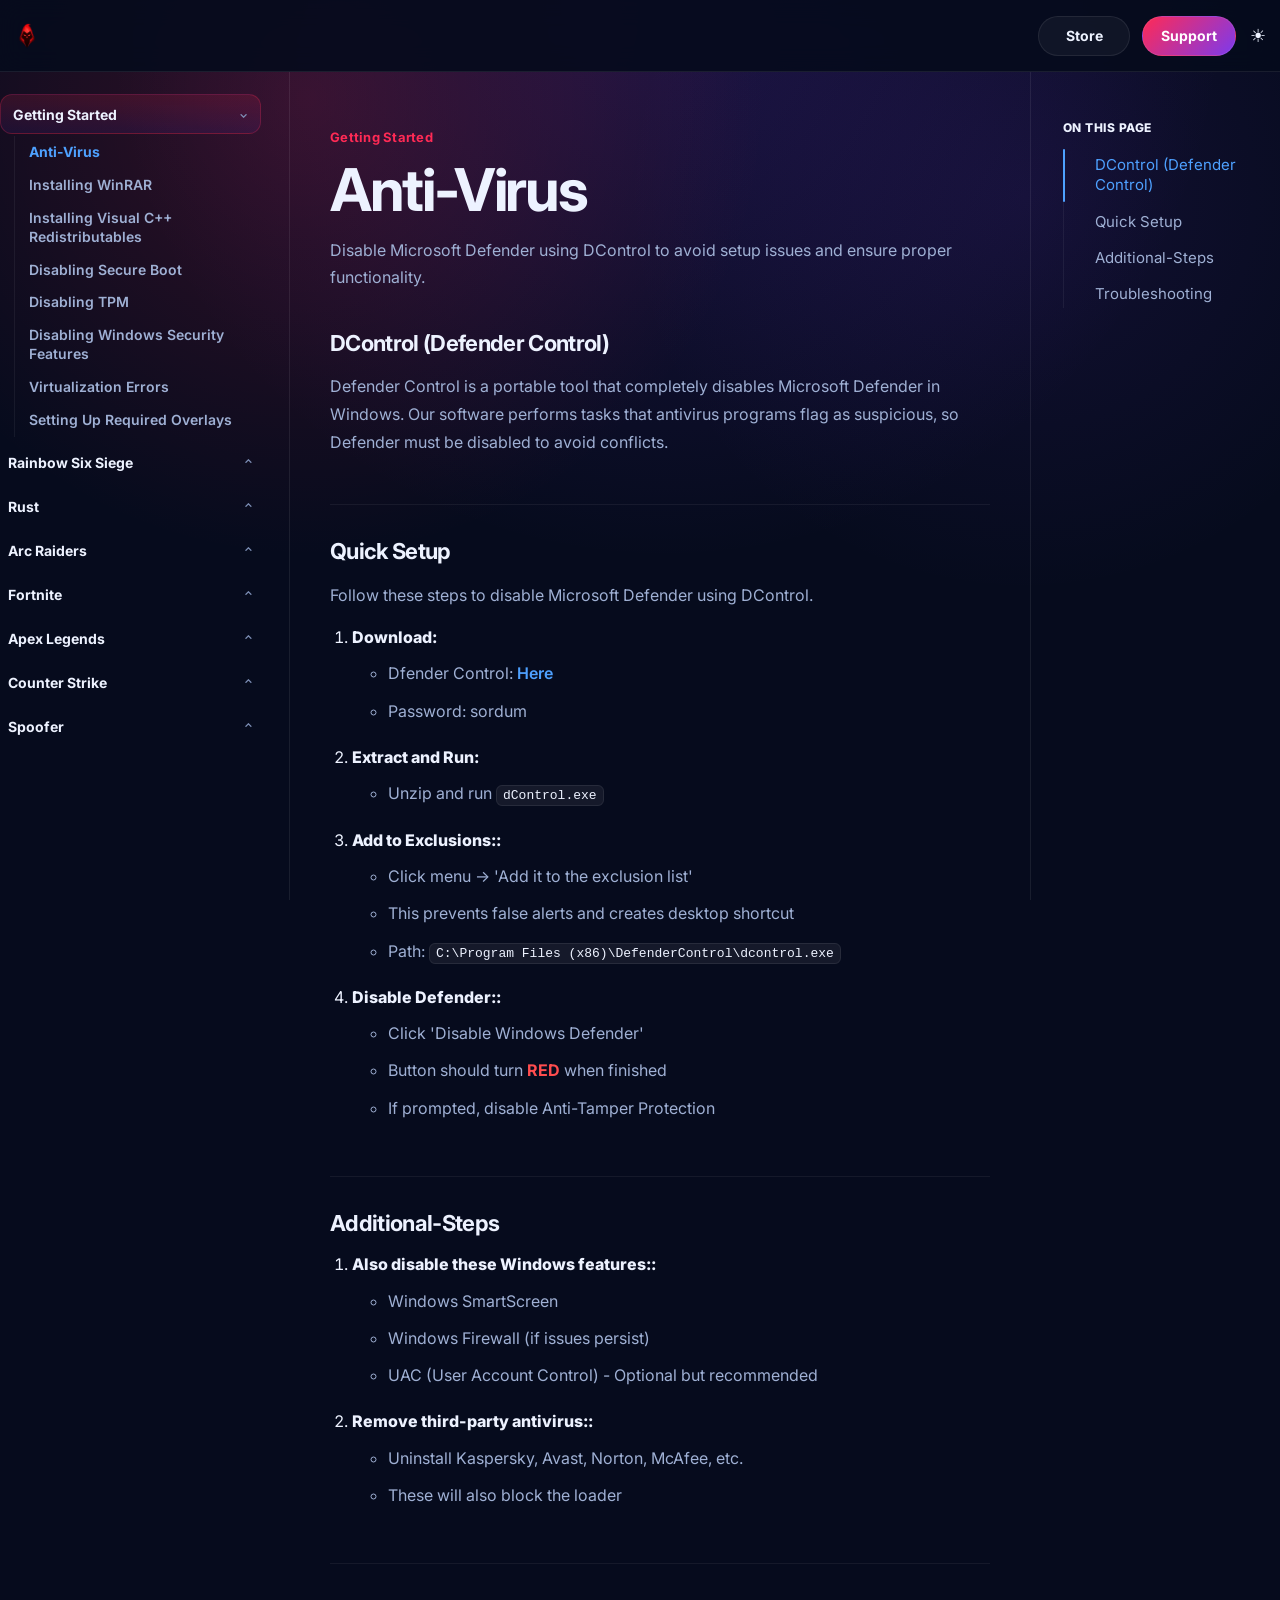
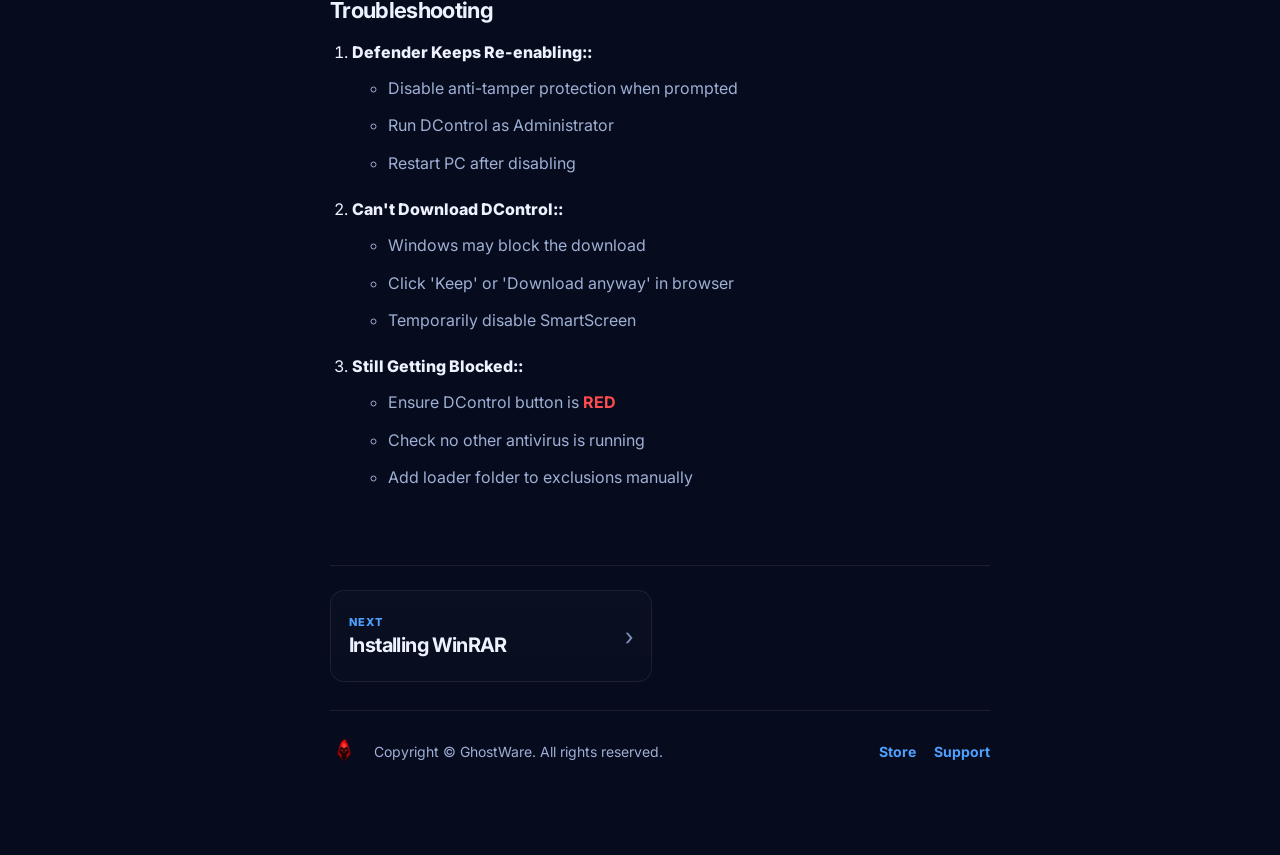
<file: index.html>
<!DOCTYPE html>
<html lang="en">
<head>
  <meta charset="UTF-8" />
  <meta name="viewport" content="width=device-width, initial-scale=1.0" />

  <title>GhostWare Docs</title>
  <meta name="description" content="Official GhostWare documentation." />

  <link rel="preconnect" href="https://fonts.googleapis.com" />
  <link rel="preconnect" href="https://fonts.gstatic.com" crossorigin />
  <link href="https://fonts.googleapis.com/css2?family=Inter:wght@400;500;600;700;800&display=swap" rel="stylesheet" />

  <link rel="stylesheet" href="css/style.css" />
  <link rel="icon" href="./assets/logo.webp" type="image/webp" />
  <meta name="theme-color" content="#ff2a55" />
</head>
<body>
  <header class="topbar">
    <div class="topbar-inner">
      <div class="topbar-left">
        <button class="mobile-nav-btn" id="mobileNavBtn" aria-label="Open navigation" aria-expanded="false">
          <span></span>
          <span></span>
          <span></span>
        </button>

        <a href="#anti-virus" class="brand" aria-label="GhostWare Docs home">
          <img src="./assets/logo.webp" alt="GhostWare logo" class="brand-logo" />
        </a>
      </div>

      <div class="topbar-spacer" aria-hidden="true"></div>

      <div class="topbar-actions">
        <a href="https://ghostware.cc/" target="_blank" rel="noreferrer" class="store-link">Store</a>
        <a href="https://discord.gg/2jduYhKbZn" target="_blank" rel="noreferrer" class="support-link">Support</a>

        <button type="button" class="theme-toggle" id="themeToggle" aria-label="Switch to light mode">
          <span class="theme-icon">☀</span>
          <span class="theme-label">Light</span>
        </button>
      </div>
    </div>
  </header>

  <div class="mobile-overlay" id="mobileOverlay"></div>

  <div class="docs-layout">
    <aside class="sidebar" id="sidebar">
      <div class="sidebar-scroll">
        <nav class="sidebar-nav" id="sidebarNav" aria-label="Documentation navigation"></nav>
      </div>
    </aside>

    <main class="content-shell">
      <article class="doc-article" id="docArticle"></article>
    </main>

    <aside class="toc">
      <div class="toc-inner">
        <h3>ON THIS PAGE</h3>
        <nav id="tocNav" class="toc-nav" aria-label="Table of contents">
          <div class="toc-indicator" id="tocIndicator"></div>
        </nav>
      </div>
    </aside>
  </div>

  <script src="./js/app.js"></script>
</body>
</html>
</file>
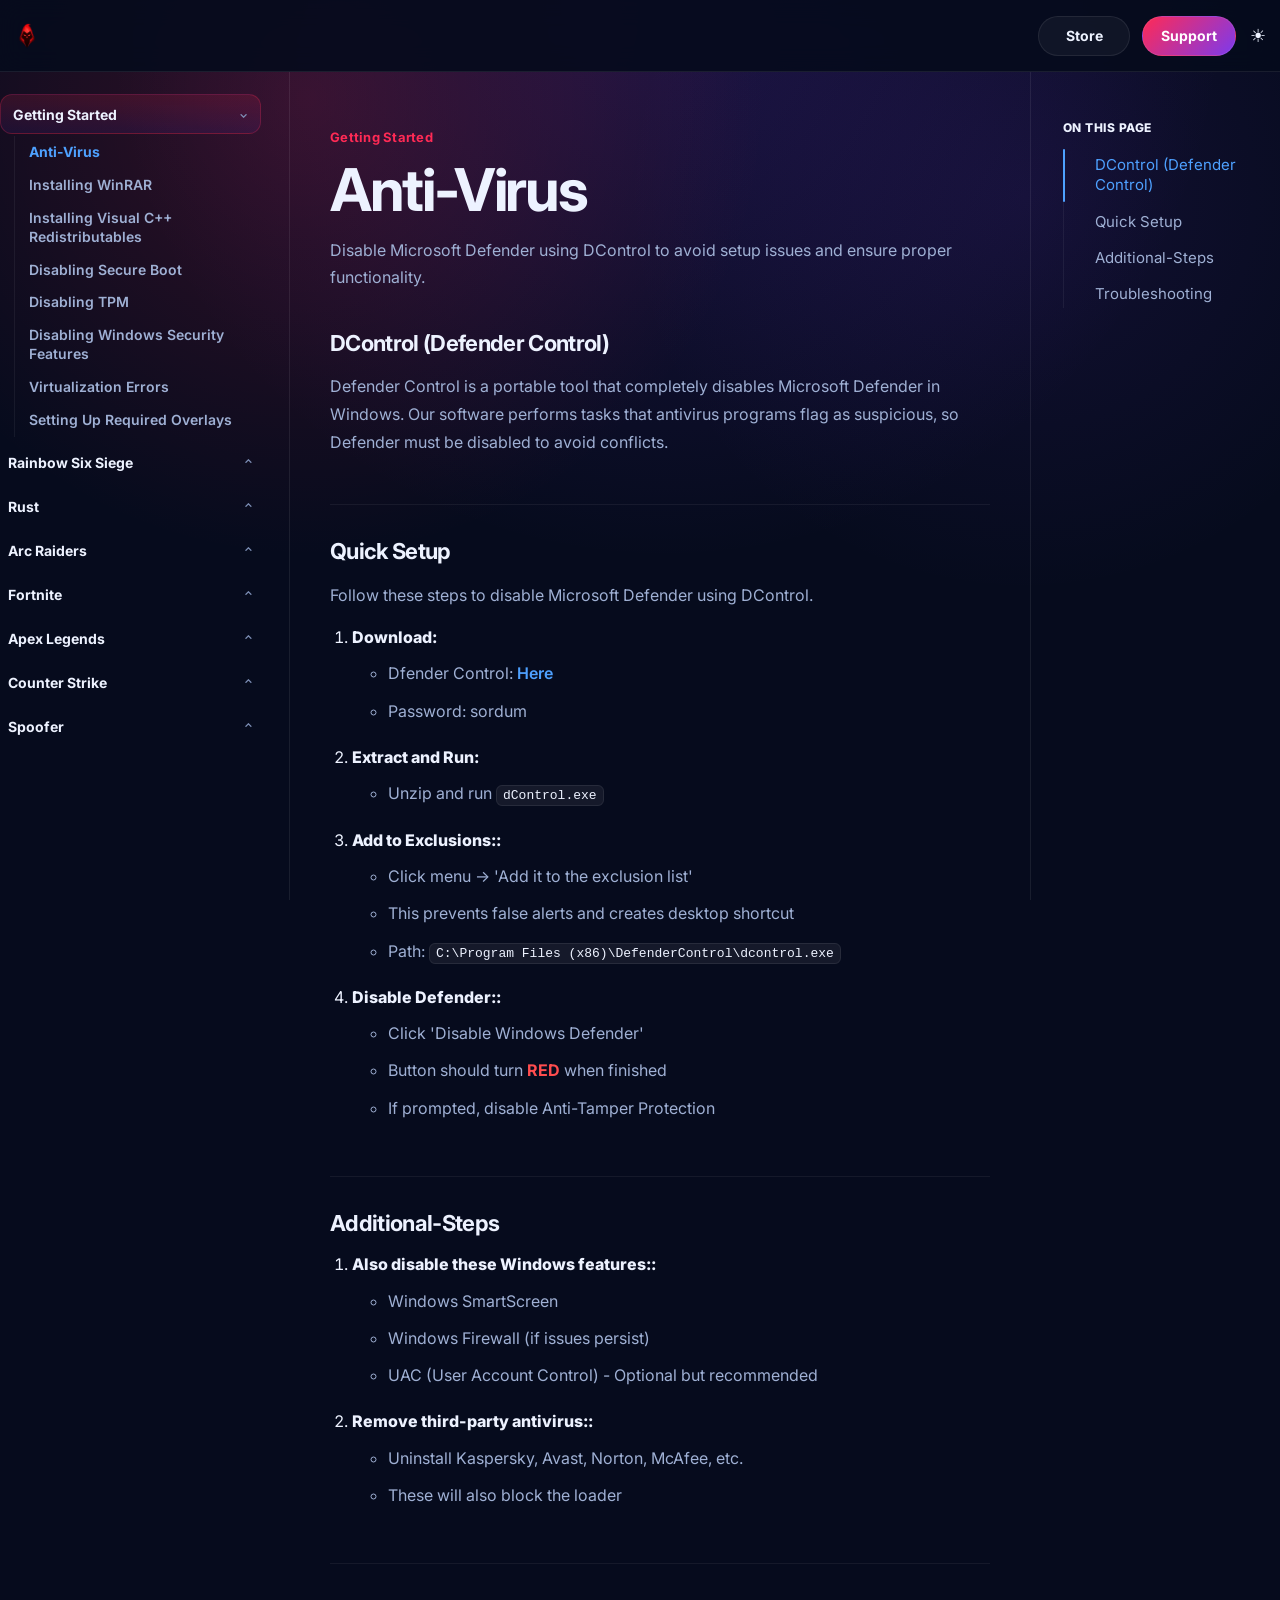
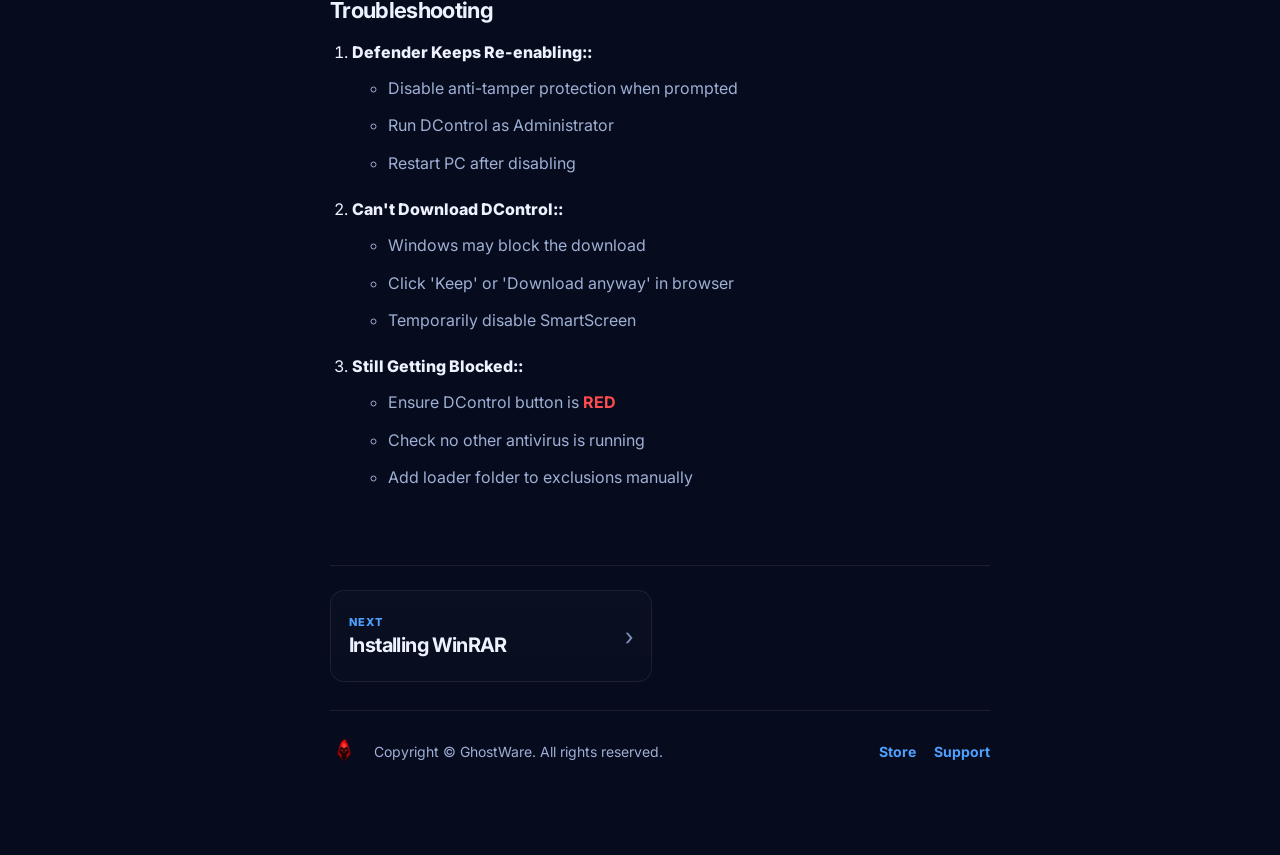
<file: index.html.html>
<!DOCTYPE html>
<html lang="en">
<head>
  <meta charset="UTF-8" />
  <meta name="viewport" content="width=device-width, initial-scale=1.0" />

  <title>GhostWare Docs</title>
  <meta name="description" content="Official GhostWare documentation." />

  <link rel="preconnect" href="https://fonts.googleapis.com" />
  <link rel="preconnect" href="https://fonts.gstatic.com" crossorigin />
  <link href="https://fonts.googleapis.com/css2?family=Inter:wght@400;500;600;700;800&display=swap" rel="stylesheet" />

  <link rel="stylesheet" href="css/style.css" />
  <link rel="icon" href="./assets/logo.webp" type="image/webp" />
  <meta name="theme-color" content="#ff2a55" />
</head>
<body>
  <header class="topbar">
    <div class="topbar-inner">
      <div class="topbar-left">
        <button class="mobile-nav-btn" id="mobileNavBtn" aria-label="Open navigation" aria-expanded="false">
          <span></span>
          <span></span>
          <span></span>
        </button>

        <a href="#anti-virus" class="brand" aria-label="GhostWare Docs home">
          <img src="./assets/logo.webp" alt="GhostWare logo" class="brand-logo" />
        </a>
      </div>

      <div class="topbar-spacer" aria-hidden="true"></div>

      <div class="topbar-actions">
        <a href="https://ghostware.cc/" target="_blank" rel="noreferrer" class="store-link">Store</a>
        <a href="https://discord.gg/2jduYhKbZn" target="_blank" rel="noreferrer" class="support-link">Support</a>

        <button type="button" class="theme-toggle" id="themeToggle" aria-label="Switch to light mode">
          <span class="theme-icon">☀</span>
          <span class="theme-label">Light</span>
        </button>
      </div>
    </div>
  </header>

  <div class="mobile-overlay" id="mobileOverlay"></div>

  <div class="docs-layout">
    <aside class="sidebar" id="sidebar">
      <div class="sidebar-scroll">
        <nav class="sidebar-nav" id="sidebarNav" aria-label="Documentation navigation"></nav>
      </div>
    </aside>

    <main class="content-shell">
      <article class="doc-article" id="docArticle"></article>
    </main>

    <aside class="toc">
      <div class="toc-inner">
        <h3>ON THIS PAGE</h3>
        <nav id="tocNav" class="toc-nav" aria-label="Table of contents">
          <div class="toc-indicator" id="tocIndicator"></div>
        </nav>
      </div>
    </aside>
  </div>

  <script src="./js/app.js"></script>
</body>
</html>
</file>
<file: css/style.css>
:root {
  --accent: #ff2a55;
  --accent-2: #7c3aed;
  --bg: #060b1d;
  --bg-2: #081127;
  --panel: #0b1430;
  --panel-2: #101935;
  --line: rgba(255, 255, 255, 0.08);
  --line-soft: rgba(255, 255, 255, 0.06);
  --text: #edf2ff;
  --muted: #9fb0d4;
  --muted-2: #7f91b8;
  --topbar: rgba(6, 11, 29, 0.92);
  --button: rgba(255, 255, 255, 0.045);
  --button-hover: rgba(255, 255, 255, 0.08);
  --shell-width: 1440px;
  --sidebar-width: 320px;
  --toc-width: 280px;
  --header-height: 72px;
  --shadow: 0 24px 64px rgba(0, 0, 0, 0.24);
  --ease: 0.22s ease;
}

:root[data-theme='light'] {
  --accent: #e11d48;
  --accent-2: #7c3aed;
  --bg: #f7f8fc;
  --bg-2: #ffffff;
  --panel: #ffffff;
  --panel-2: #fbfbff;
  --line: rgba(20, 30, 60, 0.1);
  --line-soft: rgba(20, 30, 60, 0.07);
  --text: #19233d;
  --muted: #536482;
  --muted-2: #7584a1;
  --topbar: rgba(255, 255, 255, 0.94);
  --button: rgba(18, 24, 39, 0.045);
  --button-hover: rgba(18, 24, 39, 0.08);
  --shadow: 0 20px 44px rgba(34, 52, 92, 0.1);
}

* {
  box-sizing: border-box;
}

html {
  scroll-behavior: smooth;
}

body {
  margin: 0;
  min-height: 100vh;
  font-family: Inter, system-ui, sans-serif;
  color: var(--text);
  background:
    radial-gradient(circle at 24% 4%, rgba(255, 42, 85, 0.18), transparent 18%),
    radial-gradient(circle at 52% 0%, rgba(124, 58, 237, 0.18), transparent 22%),
    radial-gradient(circle at 80% 8%, rgba(124, 58, 237, 0.10), transparent 16%),
    var(--bg);
}

body.nav-open {
  overflow: hidden;
}

a {
  color: inherit;
  text-decoration: none;
}

img {
  max-width: 100%;
  display: block;
}

.topbar {
  position: sticky;
  top: 0;
  z-index: 50;
  height: var(--header-height);
  background: var(--topbar);
  backdrop-filter: blur(12px);
  border-bottom: 1px solid var(--line);
}

.topbar-inner {
  width: min(calc(100% - 24px), var(--shell-width));
  height: 100%;
  margin: 0 auto;
  display: grid;
  grid-template-columns: var(--sidebar-width) 1fr auto;
  align-items: center;
  gap: 28px;
}

.topbar-left {
  display: flex;
  align-items: center;
  gap: 12px;
}

.brand {
  display: inline-flex;
  align-items: center;
}

.brand-logo {
  width: 30px;
  height: 30px;
  object-fit: contain;
}

.mobile-nav-btn {
  display: none;
  width: 36px;
  height: 36px;
  border: 1px solid var(--line);
  border-radius: 9px;
  background: var(--button);
  align-items: center;
  justify-content: center;
  flex-direction: column;
  gap: 4px;
  color: var(--text);
  cursor: pointer;
}

.mobile-nav-btn span {
  width: 15px;
  height: 1.5px;
  border-radius: 999px;
  background: currentColor;
}

.topbar-spacer {
  min-height: 1px;
}

.topbar-actions {
  display: flex;
  align-items: center;
  gap: 12px;
}

.theme-toggle,
.store-link,
.support-link {
  height: 40px;
  display: inline-flex;
  align-items: center;
  justify-content: center;
  border-radius: 999px;
  transition: transform var(--ease), border-color var(--ease), background var(--ease), color var(--ease), opacity var(--ease);
}

.theme-toggle {
  min-width: auto;
  padding: 0 2px;
  gap: 0;
  border: 0;
  background: transparent;
  color: var(--text);
  box-shadow: none;
  cursor: pointer;
}

.theme-toggle:hover,
.store-link:hover,
.support-link:hover {
  transform: translateY(-1px);
}

.theme-icon {
  font-size: 18px;
  line-height: 1;
}

.theme-label {
  display: none;
}

.store-link,
.support-link {
  min-width: 92px;
  padding: 0 18px;
  font-size: 14px;
  font-weight: 700;
  border: 1px solid var(--line);
}

.store-link {
  background: var(--button);
  color: var(--text);
}

.support-link {
  background: linear-gradient(135deg, var(--accent), var(--accent-2));
  border-color: rgba(255, 255, 255, 0.08);
  color: white;
}

.store-link:hover {
  border-color: rgba(255, 42, 85, 0.35);
}

.theme-toggle:hover {
  opacity: 0.8;
}

.theme-toggle:focus,
.theme-toggle:focus-visible,
.mobile-nav-btn:focus,
.mobile-nav-btn:focus-visible {
  outline: none;
  box-shadow: none;
}

.docs-layout {
  width: min(100%, var(--shell-width));
  margin: 0 auto;
  display: grid;
  grid-template-columns: var(--sidebar-width) minmax(0, 1fr) var(--toc-width);
  min-height: calc(100vh - var(--header-height));
}

.sidebar {
  position: sticky;
  top: var(--header-height);
  height: calc(100vh - var(--header-height));
  border-right: 1px solid var(--line);
}

.sidebar-scroll {
  height: 100%;
  overflow: auto;
  padding: 22px 18px 32px 0;
  scrollbar-width: thin;
  scrollbar-color: rgba(255, 42, 85, 0.35) transparent;
}

.sidebar-nav {
  display: grid;
  gap: 10px;
  padding-right: 10px;
}

.nav-group {
  display: grid;
  gap: 2px;
}

.nav-group-toggle {
  width: 100%;
  min-height: 32px;
  padding: 0 8px;
  background: transparent;
  border: 0;
  display: grid;
  grid-template-columns: 1fr auto;
  gap: 8px;
  align-items: center;
  color: var(--text);
  font: inherit;
  font-size: 14px;
  font-weight: 700;
  text-align: left;
  cursor: pointer;
}

.nav-group.is-open .nav-group-toggle {
  border: 1px solid rgba(255, 42, 85, 0.24);
  border-radius: 12px;
  padding: 0 12px;
  min-height: 40px;
  background: linear-gradient(180deg, rgba(255, 42, 85, 0.14), rgba(124, 58, 237, 0.09));
}

.nav-chevron {
  font-size: 11px;
  color: var(--muted-2);
  transition: transform var(--ease), opacity var(--ease);
}

.nav-group.is-open .nav-chevron {
  transform: rotate(180deg);
}

.nav-group-panel {
  overflow: hidden;
  display: grid;
  gap: 0;
  margin-left: 14px;
  padding-left: 14px;
  border-left: 1px solid var(--line-soft);
  max-height: 0;
  opacity: 0;
  transform: translateY(-6px);
  transition: max-height 0.24s ease, opacity 0.18s ease, transform 0.2s ease;
}

.nav-link {
  padding: 7px 0;
  color: var(--muted);
  font-size: 14px;
  font-weight: 600;
  line-height: 1.35;
  transition: color var(--ease), opacity var(--ease);
}

.nav-link:hover {
  color: var(--text);
}

.nav-link.active {
  color: #4ea1ff;
  font-weight: 700;
}

.content-shell {
  min-width: 0;
  padding: 52px 56px 88px;
}

.doc-article {
  width: 100%;
  max-width: 860px;
  margin: 0 auto;
}

.page-header {
  padding: 6px 0 12px;
}

.page-kicker {
  display: inline-flex;
  align-items: center;
  margin-bottom: 16px;
  color: var(--accent);
  font-size: 13px;
  font-weight: 700;
  letter-spacing: 0.02em;
}

.page-header h1 {
  margin: 0;
  font-size: clamp(44px, 5.2vw, 59px);
  line-height: 0.98;
  letter-spacing: -0.04em;
}

.page-header p {
  margin: 18px 0 0;
  max-width: 700px;
  color: var(--muted);
  font-size: 16px;
  line-height: 1.7;
}

.doc-section {
  padding: 34px 0;
  border-top: 1px solid var(--line-soft);
}

.doc-section:first-of-type {
  border-top: 0;
  padding-top: 28px;
}

.doc-section h2 {
  margin: 0 0 16px;
  font-size: 22px;
  line-height: 1.15;
  letter-spacing: -0.03em;
}

.doc-section p {
  margin: 0 0 14px;
  color: var(--muted);
  font-size: 16px;
  line-height: 1.75;
}

.doc-list {
  margin: 10px 0 0 18px;
  padding: 0;
  color: var(--muted);
}

.doc-list li {
  margin: 0 0 8px;
  line-height: 1.65;
}

.docs-inline-link {
  color: #4ea1ff;
  font-weight: 600;
  text-decoration: none;
  cursor: pointer;
  transition: color var(--ease), opacity var(--ease);
}

.docs-inline-link:hover {
  color: #78b7ff;
  text-decoration: underline;
}

.doc-steps {
  margin: 16px 0 0;
  padding-left: 22px;
  color: var(--text);
}

.doc-step {
  margin: 0 0 20px;
}

.step-title {
  font-size: 16px;
  line-height: 1.6;
  color: var(--text);
}

.step-title strong {
  font-weight: 800;
}

.step-sub {
  margin: 10px 0 0 18px;
  padding-left: 18px;
  color: var(--muted);
  list-style: circle;
}

.step-sub li {
  margin: 0 0 10px;
  line-height: 1.7;
}

.doc-footer {
  margin-top: 20px;
  padding: 24px 0 10px;
  border-top: 1px solid var(--line);
}

.doc-footer-top {
  display: grid;
  grid-template-columns: repeat(2, minmax(0, 1fr));
  gap: 16px;
  margin-bottom: 28px;
}

.footer-card {
  min-height: 92px;
  padding: 16px 18px;
  border-radius: 14px;
  border: 1px solid var(--line);
  background: linear-gradient(180deg, rgba(255, 255, 255, 0.02), rgba(255, 255, 255, 0.01));
  display: grid;
  gap: 4px;
  align-content: center;
  position: relative;
  transition: border-color var(--ease), transform var(--ease), background var(--ease);
}

.footer-card:hover {
  transform: translateY(-1px);
  border-color: rgba(255, 42, 85, 0.28);
}

.footer-card-label {
  font-size: 11px;
  font-weight: 800;
  letter-spacing: 0.08em;
  color: #4ea1ff;
}

.footer-card strong {
  font-size: 20px;
  letter-spacing: -0.03em;
}

.footer-card-arrow {
  position: absolute;
  right: 18px;
  top: 50%;
  transform: translateY(-50%);
  color: var(--muted-2);
  font-size: 24px;
}

.doc-footer-bottom {
  padding-top: 26px;
  border-top: 1px solid var(--line);
  display: flex;
  align-items: center;
  justify-content: space-between;
  gap: 20px;
}

.footer-brand {
  display: flex;
  align-items: center;
  gap: 16px;
}

.footer-logo {
  width: 28px;
  height: 28px;
  object-fit: contain;
}

.footer-brand p {
  margin: 0;
  color: var(--muted);
  font-size: 14px;
}

.footer-links {
  display: flex;
  align-items: center;
  gap: 18px;
}

.footer-links a {
  color: #4ea1ff;
  font-weight: 700;
  font-size: 14px;
}

.toc {
  position: sticky;
  top: var(--header-height);
  height: calc(100vh - var(--header-height));
  width: 100%;
  border-left: 1px solid var(--line);
  padding: 48px 32px 80px;
}

.toc-inner {
  position: sticky;
  top: 96px;
}

.toc h3 {
  margin: 0 0 14px;
  font-size: 12px;
  letter-spacing: 0.04em;
  font-weight: 800;
}

.toc-nav {
  position: relative;
  display: grid;
  gap: 4px;
  padding-left: 16px;
}

.toc-nav::before {
  content: '';
  position: absolute;
  left: 0;
  top: 2px;
  bottom: 2px;
  width: 1px;
  background: var(--line-soft);
}

.toc-indicator {
  position: absolute;
  left: 0;
  top: 0;
  width: 2px;
  border-radius: 999px;
  background: #4ea1ff;
  opacity: 0;
  will-change: transform, height;
  transition: transform 0.22s ease, height 0.22s ease, opacity 0.18s ease;
}

.toc-link {
  color: var(--muted);
  font-size: 15px;
  line-height: 1.35;
  padding: 6px 0 6px 16px;
  transition: color var(--ease), transform var(--ease);
}

.toc-link.active {
  color: #4ea1ff;
}

.mobile-overlay {
  position: fixed;
  inset: 0;
  background: rgba(5, 12, 28, 0.62);
  opacity: 0;
  pointer-events: none;
  transition: opacity var(--ease);
  z-index: 35;
}

.mobile-overlay.show {
  opacity: 1;
  pointer-events: auto;
}

@media (max-width: 1280px) {
  :root {
    --shell-width: 100%;
    --sidebar-width: 290px;
    --toc-width: 250px;
  }

  .topbar-inner {
    width: calc(100% - 24px);
  }

  .content-shell {
    padding: 48px 40px 80px;
  }
}

@media (max-width: 1100px) {
  :root {
    --sidebar-width: 270px;
    --toc-width: 220px;
  }

  .content-shell {
    padding: 44px 32px 72px;
  }

  .doc-article {
    max-width: 760px;
  }
}

@media (max-width: 920px) {
  :root {
    --sidebar-width: 286px;
  }

  .topbar-inner {
    grid-template-columns: auto 1fr auto;
    gap: 14px;
  }

  .mobile-nav-btn {
    display: inline-flex;
  }

  .docs-layout {
    grid-template-columns: minmax(0, 1fr);
  }

  .sidebar {
    position: fixed;
    left: 0;
    top: var(--header-height);
    width: var(--sidebar-width);
    height: calc(100vh - var(--header-height));
    background: var(--bg-2);
    transform: translateX(-100%);
    transition: transform var(--ease);
    z-index: 45;
    box-shadow: var(--shadow);
  }

  .sidebar.open {
    transform: translateX(0);
  }

  .content-shell {
    padding: 32px 22px 64px;
  }

  .doc-article {
    max-width: 100%;
  }

  .toc {
    display: none;
  }
}

@media (max-width: 700px) {
  .topbar-actions .store-link {
    display: none;
  }

  .topbar-actions {
    gap: 8px;
  }

  .support-link {
    min-width: 84px;
    padding: 0 14px;
  }

  .page-header h1 {
    font-size: 38px;
  }

  .doc-section h2 {
    font-size: 20px;
  }

  .doc-footer-top {
    grid-template-columns: 1fr;
  }

  .doc-footer-bottom {
    align-items: flex-start;
    flex-direction: column;
  }
}

.red {
  color: #ff4d4f;
  font-weight: 700;
}

.step-sub code,
.doc-list code,
.doc-section p code {
  background: rgba(255, 255, 255, 0.06);
  border: 1px solid var(--line);
  padding: 2px 6px;
  border-radius: 6px;
  font-size: 13px;
  font-family: ui-monospace, SFMono-Regular, Menlo, Consolas, monospace;
  color: var(--text);
}

.step-sub {
  margin: 10px 0 0 18px;
  padding-left: 18px;
  color: var(--muted);
  list-style: circle;
}

.step-sub li {
  margin: 0 0 10px;
  line-height: 1.7;
}

.doc-code-wrap {
  position: relative;
  margin: 14px 0;
}

.doc-code {
  background: rgba(5, 10, 30, 0.95);
  border: 1px solid rgba(255,255,255,0.06);
  border-radius: 16px;
  padding: 18px;
  overflow-x: auto;
}

.doc-code code {
  font-family: monospace;
  font-size: 14px;
  white-space: pre;
}

.doc-copy-btn {
  position: absolute;
  top: 10px;
  right: 10px;
  background: rgba(255,255,255,0.08);
  border: none;
  padding: 6px 10px;
  border-radius: 8px;
  cursor: pointer;
  color: white;
}

.doc-copy-btn:hover {
  background: rgba(255,255,255,0.15);
}

.doc-image-wrap {
  margin-top: 18px;
}

.doc-image {
  display: block;
  width: 100%;
  border-radius: 16px;
  border: 1px solid rgba(255,255,255,0.08);
}
</file>
